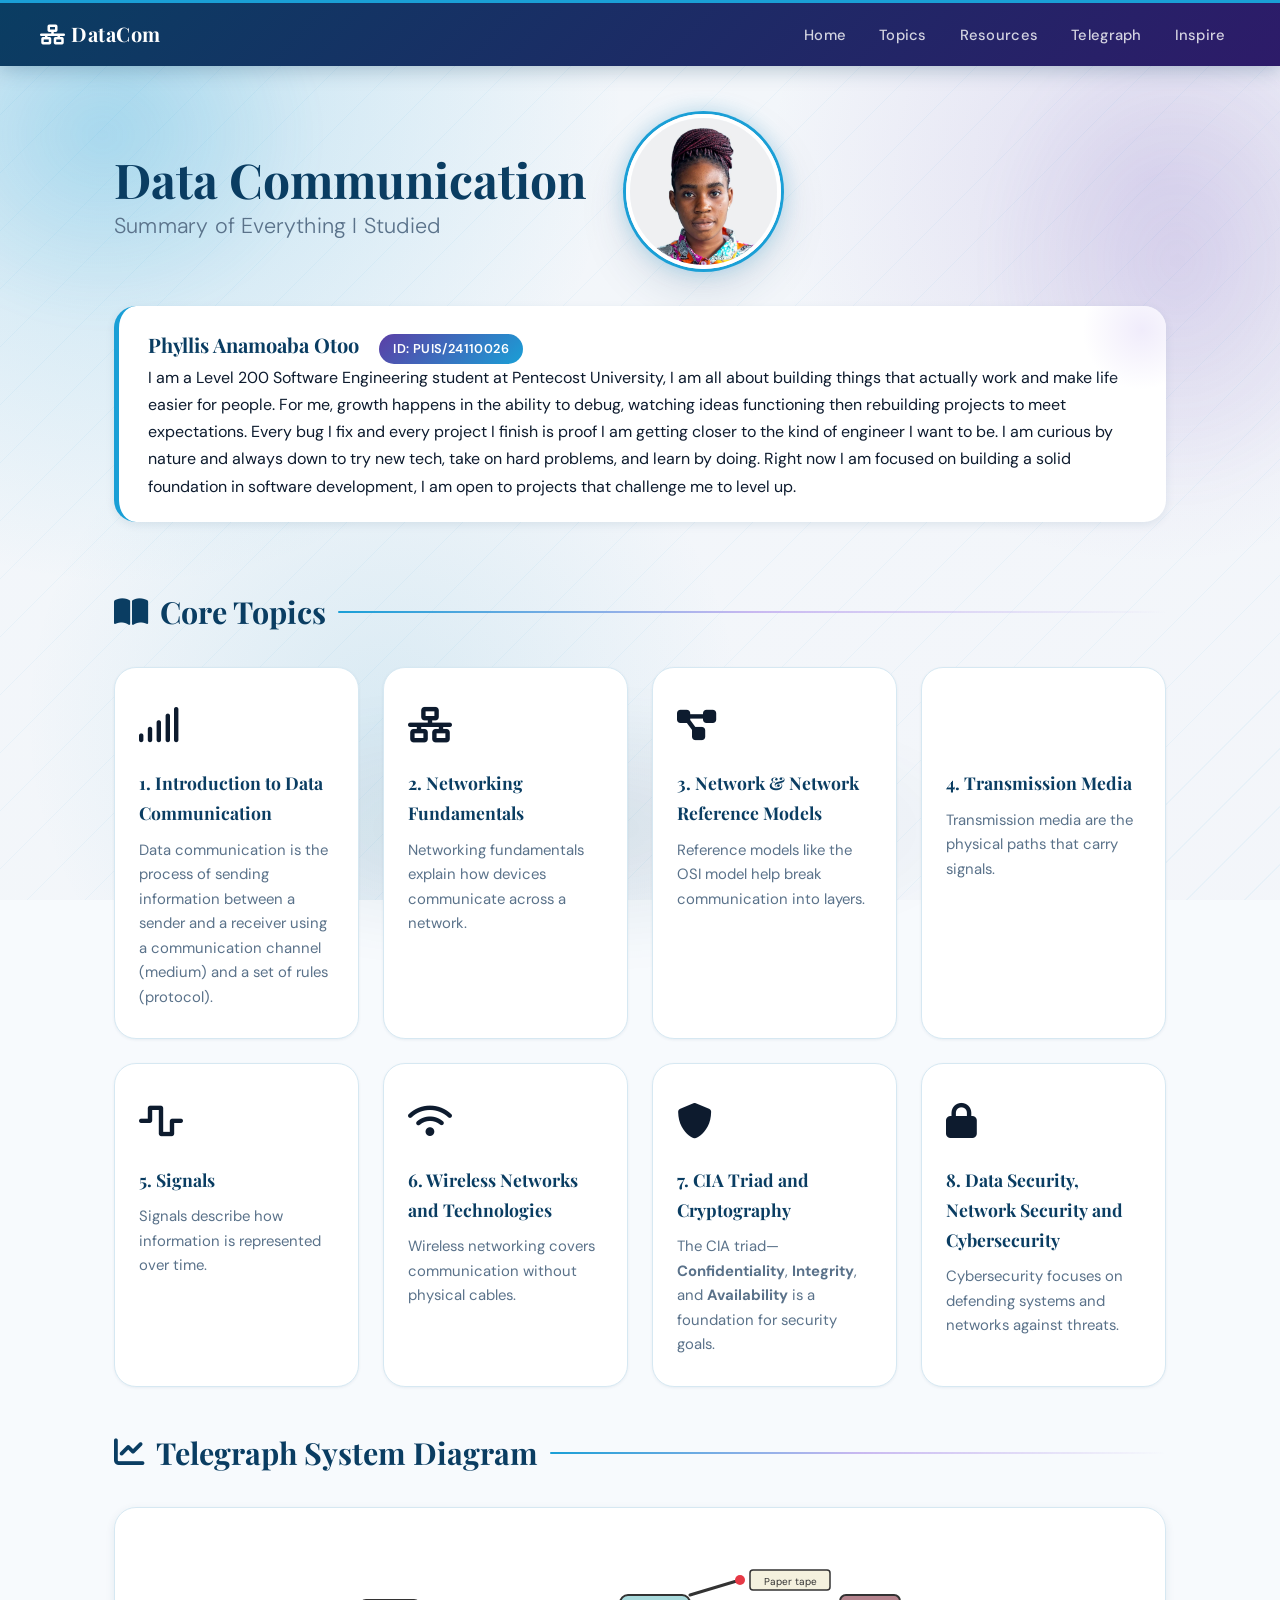
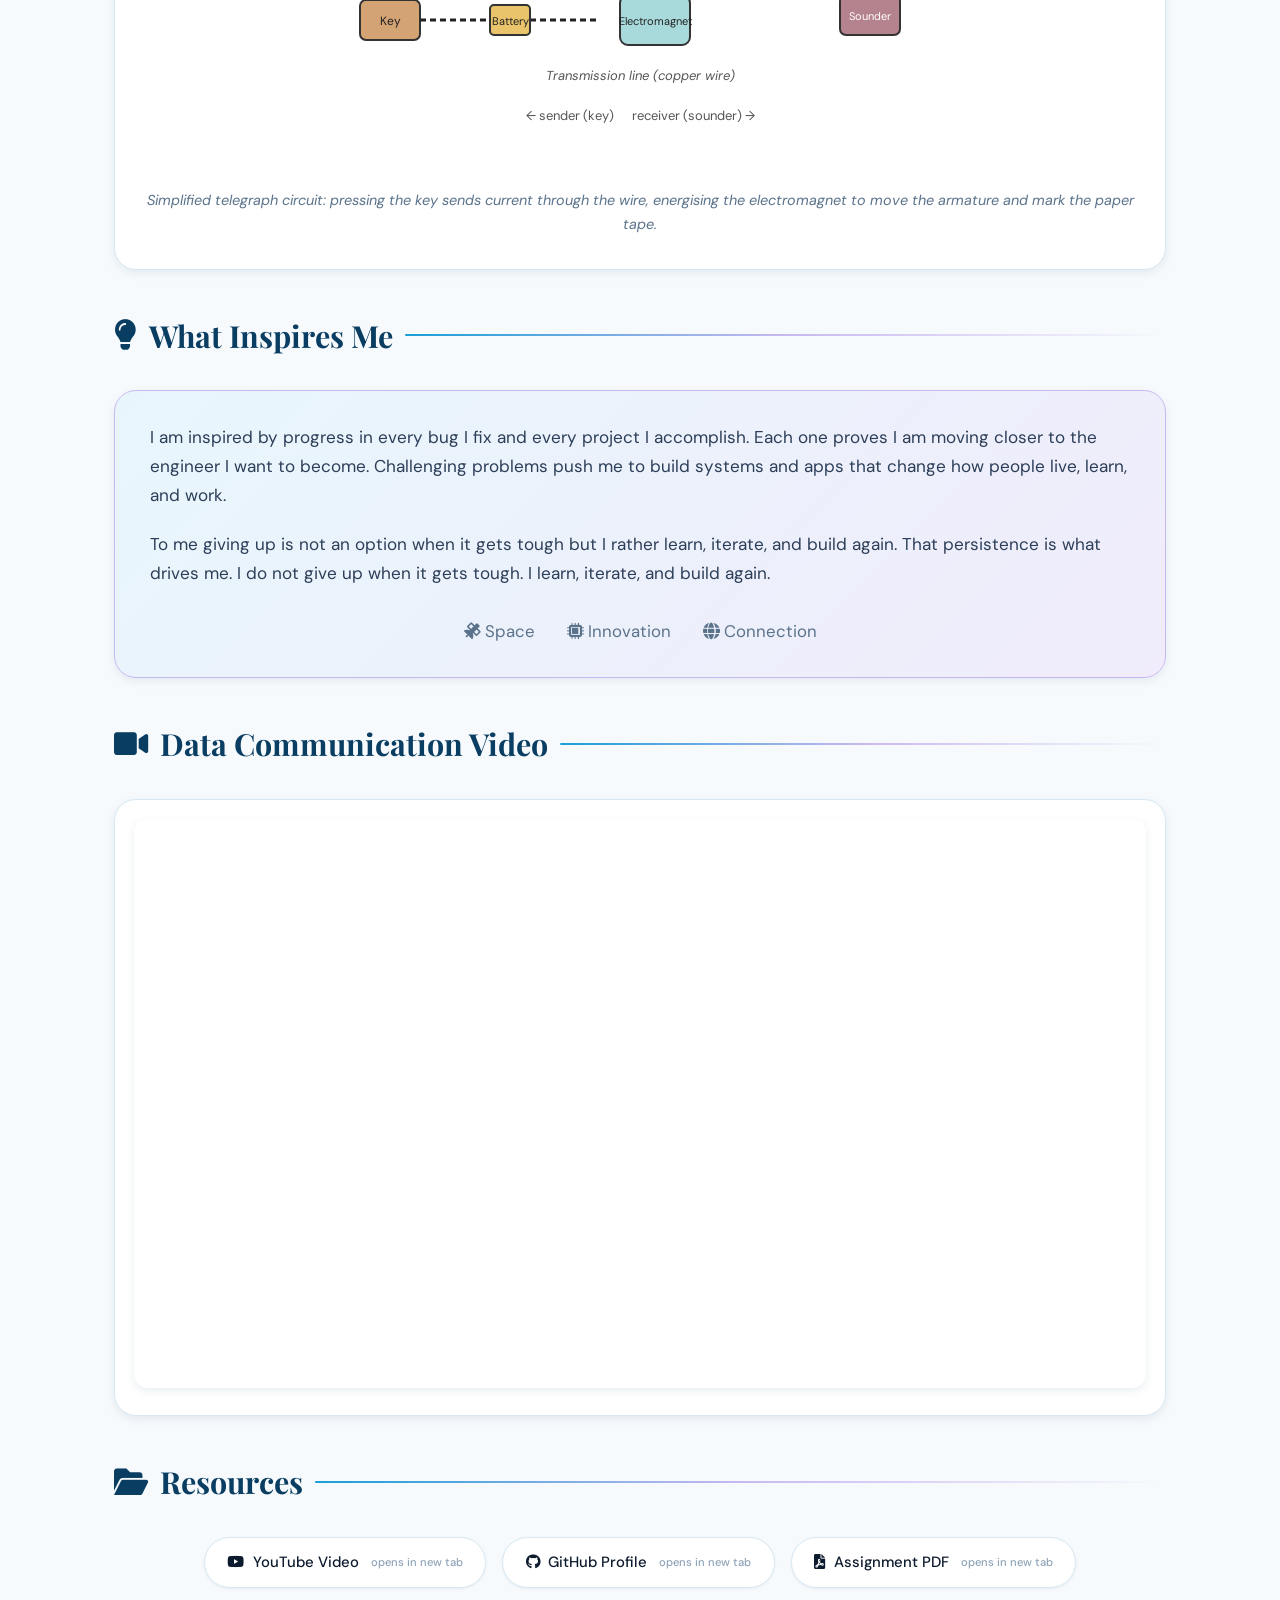
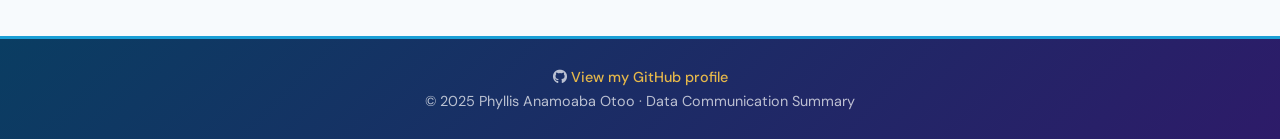
<file: index.html>
<!DOCTYPE html>
<html lang="en">
<head>
    <meta charset="UTF-8" />
    <meta name="viewport" content="width=device-width, initial-scale=1.0" />
    <title>Data Communication · Summary</title>
    <link rel="stylesheet" href="style.css" />
    <link rel="stylesheet" href="https://cdnjs.cloudflare.com/ajax/libs/font-awesome/6.0.0-beta3/css/all.min.css" />
</head>
<body>
    <nav id="navbar">
        <div class="nav-container">
            <span class="logo"><i class="fas fa-network-wired"></i> DataCom</span>
            <ul class="nav-links" id="nav-links">
                <li><a href="#home">Home</a></li>
                <li><a href="#sections">Topics</a></li>
                <li><a href="#resources">Resources</a></li>
                <li><a href="#telegraph">Telegraph</a></li>
                <li><a href="#inspire">Inspire</a></li>
            </ul>
            <button class="hamburger" id="hamburger" aria-label="Menu">
                <i class="fas fa-bars"></i>
            </button>
        </div>
    </nav>

    <!-- Hero -->
    <section id="home" class="hero">
        <div class="hero-content">
            <div class="hero-text">
                <h1>Data Communication<br /><span>Summary of Everything I Studied</span></h1>
            </div>
            <div class="hero-avatar">
                <img src="Images/Me.jpg" alt="Profile photo" />
            </div>

        </div>
        <div class="hero-bio">
            <h2>Phyllis Anamoaba Otoo</h2>
            <span class="badge">ID: PUIS/24110026</span>
            <p>I am a Level 200 Software Engineering student at Pentecost University, I am all about building things that actually work and make life easier for people. 
                For me, growth happens in the ability to debug, watching ideas functioning then rebuilding projects to meet expectations. Every bug I fix and every project I finish is proof I am getting closer to the kind of engineer I want to be. I am curious by nature and always down to try new tech, take on hard problems, and learn by doing. Right now I am focused on building a solid foundation in software development, I am open to projects that challenge me to level up.</p>
        </div>
    </section>

    <!-- 5 Sections -->
    <section id="sections" class="section-wrapper">
        <h2 class="section-title"><i class="fas fa-book-open"></i> Core Topics</h2>
        <div class="cards-grid">
            <article class="card">
                <div class="card-icon"><i class="fas fa-signal"></i></div>
                <h3>1. Introduction to Data Communication</h3>
                <p>Data communication is the process of sending information between a sender and a receiver using a communication channel (medium) and a set of rules (protocol).</p>
            </article>

            <article class="card">
                <div class="card-icon"><i class="fas fa-network-wired"></i></div>
                <h3>2. Networking Fundamentals</h3>
                <p>Networking fundamentals explain how devices communicate across a network.</p>
            </article>

            <article class="card">
                <div class="card-icon"><i class="fas fa-diagram-project"></i></div>
                <h3>3. Network & Network Reference Models</h3>
                <p>Reference models like the OSI model help break communication into layers.</p>
            </article>

            <article class="card">
                <div class="card-icon"><i class="fas fa-cable-car"></i></div>
                <h3>4. Transmission Media</h3>
                <p>Transmission media are the physical paths that carry signals.</p>
            </article>

            <article class="card">
                <div class="card-icon"><i class="fas fa-wave-square"></i></div>
                <h3>5. Signals</h3>
                <p>Signals describe how information is represented over time.</p>
            </article>

            <article class="card">
                <div class="card-icon"><i class="fas fa-wifi"></i></div>
                <h3>6. Wireless Networks and Technologies</h3>
                <p>Wireless networking covers communication without physical cables.</p>
            </article>

            <article class="card">
                <div class="card-icon"><i class="fas fa-shield-alt"></i></div>
                <h3>7. CIA Triad and Cryptography</h3>
                <p>The CIA triad—<b>Confidentiality</b>, <b>Integrity</b>, and <b>Availability</b> is a foundation for security goals. </p>
            </article>

            <article class="card">
                <div class="card-icon"><i class="fas fa-lock"></i></div>
                <h3>8. Data Security, Network Security and Cybersecurity</h3>
                <p>Cybersecurity focuses on defending systems and networks against threats.</p>
            </article>

        </div>
    </section>

    <!-- Telegraph Diagram -->
    <section class="section-wrapper diagram-section">
        <h2 class="section-title"><i class="fas fa-chart-line"></i> Telegraph System Diagram</h2>
        <div class="diagram-box">
            <svg viewBox="0 0 600 220" xmlns="http://www.w3.org/2000/svg" class="telegraph-svg" id="telegraphSvg">
                <!-- Sender key (clickable) -->
                <g id="telegraphKey" class="telegraph-key" tabindex="0" role="button" aria-label="Telegraph key">
                    <rect x="20" y="60" width="60" height="40" rx="6" fill="#d4a373" stroke="#333" stroke-width="2"/>
                    <text x="50" y="85" font-size="12" text-anchor="middle" fill="#222">Key</text>
                </g>

                <!-- Transmission line -->
                <line x1="80" y1="80" x2="260" y2="80" stroke="#222" stroke-width="3" stroke-dasharray="6,4"/>

                <!-- Battery + electromagnet -->
                <rect x="150" y="65" width="40" height="30" rx="4" fill="#e9c46a" stroke="#333" stroke-width="2"/>
                <text x="170" y="85" font-size="11" text-anchor="middle" fill="#222">Battery</text>

                <rect x="280" y="55" width="70" height="50" rx="8" fill="#a8dadc" stroke="#333" stroke-width="2" id="electromagnetBox"/>
                <text x="315" y="85" font-size="11" text-anchor="middle" fill="#222">Electromagnet</text>

                <!-- Armature link -->
                <line x1="350" y1="55" x2="400" y2="40" stroke="#333" stroke-width="3" stroke-linecap="round"/>
                <circle cx="400" cy="40" r="5" fill="#e63946" id="armature"/>

                <!-- Paper tape -->
                <rect x="410" y="30" width="80" height="20" rx="3" fill="#f4f1de" stroke="#333" stroke-width="1.5"/>
                <text x="450" y="45" font-size="10" text-anchor="middle" fill="#333">Paper tape</text>
                <rect x="430" y="36" width="15" height="8" rx="2" fill="#e63946" opacity="0" id="tapeMark"/>

                <!-- Receiver (sounder) -->
                <rect x="500" y="55" width="60" height="40" rx="6" fill="#b5838d" stroke="#333" stroke-width="2" id="sounderBox"/>
                <text x="530" y="80" font-size="11" text-anchor="middle" fill="#fff">Sounder</text>

                <!-- Signal animation dot -->
                <circle cx="80" cy="80" r="4" fill="#2196c4" opacity="0" id="signalDot"/>

                <!-- Subtle labels -->
                <text x="300" y="140" font-size="13" text-anchor="middle" fill="#555" font-style="italic">Transmission line (copper wire)</text>
                <text x="300" y="180" font-size="13" text-anchor="middle" fill="#555">← sender (key) &nbsp;&nbsp;&nbsp;&nbsp; receiver (sounder) →</text>
            </svg>
            <p class="diagram-caption">Simplified telegraph circuit: pressing the key sends current through the wire, energising the electromagnet to move the armature and mark the paper tape.</p>
        </div>
    </section>

    <!-- Inspire -->
    <section id="inspire" class="section-wrapper inspire-section">
        <h2 class="section-title"><i class="fas fa-lightbulb"></i> What Inspires Me</h2>
        <div class="inspire-content">
            <p>I am inspired by progress in every bug I fix and every project I accomplish. Each one proves I am moving closer to the engineer I want to become. Challenging problems push me to build systems and apps that change how people live, learn, and work.</p>
            <p>To me giving up is not an option when it gets tough but I rather learn, iterate, and build again. That persistence is what drives me. I do not give up when it gets tough. I learn, iterate, and build again.</p>
            
            <div class="inspire-icons">
                <span><i class="fas fa-satellite"></i> Space</span>
                <span><i class="fas fa-microchip"></i> Innovation</span>
                <span><i class="fas fa-globe"></i> Connection</span>
            </div>
        </div>
    </section>

    <!-- Embedded Video (no redirect) -->
    <section id="video" class="section-wrapper diagram-section">
        <h2 class="section-title"><i class="fas fa-video"></i> Data Communication Video</h2>
        <div class="diagram-box" style="padding: 1.2rem;">
            <div class="video-wrap">
                <iframe
                    class="embedded-video"
                    src="https://www.youtube-nocookie.com/embed/mYWsllbszYQ"
                    title="Data Communication Video" 

                    frameborder="0"
                    allow="accelerometer; autoplay; clipboard-write; encrypted-media; gyroscope; picture-in-picture"
                    allowfullscreen
                ></iframe>
            </div>
        </div>
    </section>

    <!-- Resources -->
    <section id="resources" class="section-wrapper resources-section">
        <h2 class="section-title"><i class="fas fa-folder-open"></i> Resources</h2>

        <div class="resource-grid">
            <!-- YouTube link (opens in a new tab, but doesn't replace the embedded player) -->
            <a href="https://www.youtube.com/watch?v=mYWsllbszYQ" target="_blank" rel="noopener noreferrer" class="resource-card">
                <i class="fab fa-youtube"></i>
                <span>YouTube Video</span>
                <small>opens in new tab</small>
            </a>

            <a href="https://github.com/otoophyllis83-create/DataCom" target="_blank" rel="noopener noreferrer" class="resource-card">
                <i class="fab fa-github"></i>
                <span>GitHub Profile</span>
                <small>opens in new tab</small>
            </a>

            <!-- Assignment PDF -->
            <a href="Satellite%20Communication.pdf" target="_blank" rel="noopener noreferrer" class="resource-card">
                <i class="fas fa-file-pdf"></i>
                <span>Assignment PDF</span>
                <small>opens in new tab</small>
            </a>

        </div>



    </section>


    <footer>

        <div class="footer-content">
            <p><i class="fab fa-github"></i> <a href="https://github.com/otoophyllis83-create/DataCom" target="_blank" rel="noopener noreferrer">View my GitHub profile</a></p>
            <p>&copy; 2025 Phyllis Anamoaba Otoo · Data Communication Summary</p>

        </div>
    </footer>

    <script src="script.js"></script>
</body>
</html>
</file>
<file: style.css>
@import url('https://fonts.googleapis.com/css2?family=Playfair+Display:wght@400;600;700&family=DM+Sans:wght@300;400;500;600&display=swap');

/* ============================================================
   DESIGN TOKENS — Sea Blue · White · Deep Purple
   ============================================================ */
:root {
    /* Core palette */
    --blue-deep:    #0a3d62;
    --blue-mid:     #1a6fa8;
    /* Sea blue (profile glow + accents) */
    --blue-sea:     #1a9fd6;
    --blue-light:   #bce4f5;
    --blue-mist:    #e8f6fc;


    --purple-deep:  #2d1b69;
    --purple-mid:   #5b3fa6;
    --purple-vivid: #7c5cbf;
    --purple-soft:  #c8b8f0;
    --purple-mist:  #f0ecfb;

    --white:        #ffffff;
    --off-white:    #f7fafd;
    --surface:      #ffffff;

    --ink-dark:     #0d1b2e;
    --ink-mid:      #2c3e58;
    --ink-soft:     #5a728a;
    --ink-muted:    #8fa4b8;
    --border:       #d6e8f2;

    /* Accent / highlight */
    --accent:       #2196c4;
    --accent-gold:  #e6b84a;

    /* Typography */
    --font-display: 'Playfair Display', Georgia, serif;
    --font-body:    'DM Sans', sans-serif;

    /* Spacing */
    --radius-sm:    8px;
    --radius-md:    14px;
    --radius-lg:    22px;
    --radius-pill:  999px;

    /* Shadows */
    --shadow-xs:    0 1px 3px rgba(10,61,98,.07);
    --shadow-sm:    0 3px 10px rgba(10,61,98,.09);
    --shadow-md:    0 8px 24px rgba(10,61,98,.12);
    --shadow-lg:    0 18px 48px rgba(10,61,98,.15);

    /* Transitions */
    --ease:         cubic-bezier(.25,.8,.25,1);
    --t-fast:       160ms;
    --t-base:       260ms;
    --t-slow:       420ms;
}

/* ============================================================
   RESET & BASE
   ============================================================ */
*, *::before, *::after {
    margin: 0;
    padding: 0;
    box-sizing: border-box;
}

html {
    scroll-behavior: smooth;
    -webkit-font-smoothing: antialiased;
    -moz-osx-font-smoothing: grayscale;
}

body {
    font-family: var(--font-body);
    background: var(--off-white);
    color: var(--ink-dark);
    line-height: 1.7;
    font-size: 1rem;
    min-height: 100vh;

    /* Professional sea-blue animated background */
    background-image:
        radial-gradient(900px circle at 10% 10%, rgba(26,159,214,.22) 0%, transparent 55%),
        radial-gradient(700px circle at 90% 20%, rgba(124,92,191,.16) 0%, transparent 55%),
        radial-gradient(600px circle at 30% 80%, rgba(33,150,196,.12) 0%, transparent 60%),
        linear-gradient(135deg, rgba(10,61,98,.02) 0%, rgba(45,27,105,.02) 100%),
        repeating-linear-gradient(
            135deg,
            transparent,
            transparent 40px,
            rgba(26,159,214,.05) 40px,
            rgba(26,159,214,.05) 41px
        );
    background-size: auto, auto, auto, auto, auto;
    background-attachment: fixed;

    position: relative;
    overflow-x: hidden;
}

/* Animated glow layer */
@keyframes bgFloat {
    0% { transform: translate3d(0, 0, 0) scale(1); opacity: 0.95; }
    50% { transform: translate3d(0, -14px, 0) scale(1.02); opacity: 1; }
    100% { transform: translate3d(0, 0, 0) scale(1); opacity: 0.95; }
}

body::before {
    content: '';
    position: fixed;
    inset: -20vh -20vw;
    pointer-events: none;
    background:
        radial-gradient(closest-side at 20% 25%, rgba(26,159,214,.18), transparent 60%),
        radial-gradient(closest-side at 80% 35%, rgba(124,92,191,.13), transparent 55%),
        radial-gradient(closest-side at 45% 80%, rgba(10,61,98,.10), transparent 55%);
    filter: blur(12px);
    animation: bgFloat 9s var(--ease) infinite;
    z-index: -1;
}


/* ============================================================
   NAVIGATION
   ============================================================ */
nav {
    background: linear-gradient(135deg, var(--blue-deep) 0%, var(--purple-deep) 100%);
    padding: 0 1.5rem;
    position: sticky;
    top: 0;
    z-index: 1000;
    box-shadow: 0 2px 20px rgba(10,61,98,.3);

    /* Thin accent stripe at top */
    border-top: 3px solid var(--blue-sea);
}

.nav-container {
    max-width: 1200px;
    margin: auto;
    display: flex;
    align-items: center;
    justify-content: space-between;
    padding: 0.9rem 0;
}

.logo {
    font-family: var(--font-display);
    color: var(--white);
    font-weight: 700;
    font-size: 1.25rem;
    letter-spacing: 0.5px;
    position: relative;
}

.logo::after {
    content: '';
    position: absolute;
    bottom: -3px;
    left: 0;
    width: 100%;
    height: 2px;
    background: var(--accent-gold);
    border-radius: var(--radius-pill);
    transform: scaleX(0);
    transform-origin: left;
    transition: transform var(--t-base) var(--ease);
}

.logo:hover::after {
    transform: scaleX(1);
}

.nav-links {
    list-style: none;
    display: flex;
    gap: 0.25rem;
}

.nav-links a {
    color: rgba(255,255,255,.8);
    text-decoration: none;
    font-weight: 500;
    font-size: 0.92rem;
    letter-spacing: 0.3px;
    padding: 0.45rem 0.9rem;
    border-radius: var(--radius-pill);
    transition:
        color var(--t-fast) var(--ease),
        background var(--t-fast) var(--ease);
}

.nav-links a:hover {
    color: var(--white);
    background: rgba(255,255,255,.12);
}

.nav-links a:focus-visible {
    outline: 2px solid var(--accent-gold);
    outline-offset: 2px;
}

.hamburger {
    display: none;
    background: rgba(255,255,255,.1);
    border: 1px solid rgba(255,255,255,.2);
    color: var(--white);
    font-size: 1.3rem;
    cursor: pointer;
    border-radius: var(--radius-sm);
    padding: 0.35rem 0.6rem;
    transition: background var(--t-fast) var(--ease);
}

.hamburger:hover {
    background: rgba(255,255,255,.2);
}

/* ============================================================
   HERO
   ============================================================ */
.hero {
    max-width: 1100px;
    margin: auto;
    padding: 3rem 1.5rem 1.5rem;
}

.hero-content {
    display: flex;
    align-items: center;
    gap: 2.5rem;
    flex-wrap: wrap;
}

.hero-text h1 {
    font-family: var(--font-display);
    font-size: clamp(2rem, 5vw, 3rem);
    font-weight: 700;
    color: var(--blue-deep);
    line-height: 1.15;
}

.hero-text h1 span {
    font-family: var(--font-body);
    font-weight: 300;
    color: var(--ink-soft);
    display: block;
    font-size: clamp(1rem, 2.5vw, 1.35rem);
    margin-top: 0.4rem;
    letter-spacing: 0.2px;
}

.hero-avatar img {
    width: 155px;
    height: 155px;
    border-radius: 50%;
    object-fit: cover;
    border: 4px solid var(--white);
    box-shadow:
        0 0 0 3px var(--blue-sea),
        0 0 22px rgba(26,159,214,.35),
        var(--shadow-lg);
    transition: transform var(--t-base) var(--ease), box-shadow var(--t-base) var(--ease);
}

.hero-avatar img:hover {
    transform: scale(1.04);
    box-shadow:
        0 0 0 4px var(--blue-light),
        0 0 30px rgba(26,159,214,.45),
        var(--shadow-lg);
}


.hero-bio {
    margin-top: 1.8rem;
    background: var(--surface);
    padding: 1.4rem 1.8rem;
    border-radius: var(--radius-lg);
    box-shadow: var(--shadow-sm);
    border-left: 5px solid var(--blue-sea);
    position: relative;
    overflow: hidden;
}

.hero-bio::before {
    content: '';
    position: absolute;
    top: 0; right: 0;
    width: 120px; height: 120px;
    background: radial-gradient(circle, var(--purple-mist) 0%, transparent 70%);
    border-radius: 50%;
    transform: translate(30%, -30%);
}

.hero-bio h2 {
    font-family: var(--font-display);
    display: inline;
    margin-right: 1rem;
    color: var(--blue-deep);
    font-size: 1.25rem;
}

/* ============================================================
   BADGE
   ============================================================ */
.badge {
    background: linear-gradient(135deg, var(--purple-mid), var(--blue-sea));
    color: var(--white);
    padding: 0.25rem 0.9rem;
    border-radius: var(--radius-pill);
    font-size: 0.8rem;
    font-weight: 600;
    letter-spacing: 0.4px;
    display: inline-block;
}

/* ============================================================
   SECTION WRAPPERS & TITLES
   ============================================================ */
.section-wrapper {
    max-width: 1100px;
    margin: 2.5rem auto;
    padding: 0 1.5rem;
}

.section-title {
    font-family: var(--font-display);
    font-size: clamp(1.4rem, 3vw, 1.9rem);
    font-weight: 700;
    margin-bottom: 1.8rem;
    color: var(--blue-deep);
    display: flex;
    align-items: center;
    gap: 0.75rem;
}

.section-title::after {
    content: '';
    flex: 1;
    height: 2px;
    background: linear-gradient(90deg, var(--blue-sea), var(--purple-soft), transparent);
    border-radius: var(--radius-pill);
}

/* ============================================================
   CARDS GRID
   ============================================================ */
.cards-grid {
    display: grid;
    grid-template-columns: repeat(auto-fit, minmax(240px, 1fr));
    gap: 1.5rem;
}

.card {
    background: var(--surface);
    border-radius: var(--radius-lg);
    padding: 1.8rem 1.5rem;
    box-shadow: var(--shadow-xs);
    border: 1px solid var(--border);
    transition:
        transform var(--t-base) var(--ease),
        box-shadow var(--t-base) var(--ease),
        border-color var(--t-base) var(--ease);
    position: relative;
    overflow: hidden;
}

.card::before {
    content: '';
    position: absolute;
    top: 0; left: 0; right: 0;
    height: 4px;
    background: linear-gradient(90deg, var(--blue-sea), var(--purple-vivid));
    opacity: 0;
    transition: opacity var(--t-base) var(--ease);
}

.card:hover {
    transform: translateY(-6px);
    box-shadow: var(--shadow-md);
    border-color: var(--blue-light);
}

.card:hover::before {
    opacity: 1;
}

.card-icon {
    font-size: 2.2rem;
    margin-bottom: 0.75rem;
    display: block;
    /* Soft blue tint on icons via filter */
    filter: hue-rotate(0deg);
}

.card h3 {
    font-family: var(--font-display);
    margin-bottom: 0.6rem;
    color: var(--blue-deep);
    font-size: 1.1rem;
}

.card p {
    color: var(--ink-soft);
    font-size: 0.93rem;
    line-height: 1.65;
}

/* ============================================================
   DIAGRAM BOX
   ============================================================ */
.diagram-box {
    background: var(--surface);
    padding: 2rem 1.5rem;
    border-radius: var(--radius-lg);
    box-shadow: var(--shadow-sm);
    text-align: center;
    border: 1px solid var(--border);
}

/* ============================================================
   EMBEDDED VIDEO
   ============================================================ */
.video-wrap {
    width: 100%;
}

.embedded-video {
    width: 100%;
    aspect-ratio: 16 / 9;
    border: 0;
    border-radius: var(--radius-md);
    box-shadow: var(--shadow-sm);
}

.telegraph-svg {
    width: 100%;
    max-width: 600px;
    height: auto;
}

/* ============================================================
   TELEGRAPH (interactive diagram)
   ============================================================ */
.telegraph-key { 
    cursor: pointer;
    transition: filter 160ms var(--ease), transform 160ms var(--ease);
    transform-origin: center;
}
.telegraph-key:hover { 
    filter: drop-shadow(0 6px 14px rgba(33,150,196,.35));
    transform: translateY(-2px);
}

/* Animation state is controlled by JS (adds .active to #telegraphSvg) */
#telegraphSvg.active #signalDot {
    opacity: 1;
    animation: signalPulse 900ms ease-in-out infinite;
}

#telegraphSvg.active #electromagnetBox {
    animation: electromagnetOn 900ms ease-in-out infinite;
}

#telegraphSvg.active #sounderBox {
    animation: sounderOn 900ms ease-in-out infinite;
}

#telegraphSvg.active #tapeMark {
    opacity: 1;
    animation: tapeMarkOn 900ms ease-in-out infinite;
}

@keyframes signalPulse {
    0% { transform: translateX(0px) scale(1); opacity: 0; }
    10% { opacity: 1; }
    55% { transform: translateX(180px) scale(1.15); opacity: 1; }
    75% { transform: translateX(190px) scale(0.95); opacity: 0; }
    100% { transform: translateX(190px) scale(0.95); opacity: 0; }
}

@keyframes electromagnetOn {
    0%, 45% { fill: #a8dadc; filter: none; }
    55%, 70% { fill: #7dd3c7; filter: drop-shadow(0 10px 18px rgba(26,159,214,.35)); }
    100% { fill: #a8dadc; filter: none; }
}

@keyframes sounderOn {
    0%, 45% { fill: #b5838d; filter: none; }
    55%, 70% { fill: #e6b84a; filter: drop-shadow(0 10px 18px rgba(230,57,70,.25)); }
    100% { fill: #b5838d; filter: none; }
}

@keyframes tapeMarkOn {
    0%, 45% { transform: translateX(0px); opacity: 0; }
    55% { opacity: 1; transform: translateX(0px); }
    75% { opacity: 0.95; transform: translateX(12px); }
    100% { opacity: 0; transform: translateX(18px); }
}


.diagram-caption {
    margin-top: 1.2rem;
    font-style: italic;
    color: var(--ink-soft);
    font-size: 0.9rem;
}

/* ============================================================
   INSPIRE / QUOTE BLOCK
   ============================================================ */
.inspire-content {
    background: linear-gradient(135deg, var(--blue-mist) 0%, var(--purple-mist) 100%);
    padding: 2rem 2.2rem;
    border-radius: var(--radius-lg);
    box-shadow: var(--shadow-sm);
    border: 1px solid var(--purple-soft);
}

.inspire-content p {
    font-size: 1.07rem;
    margin-bottom: 1.2rem;
    color: var(--ink-mid);
}

blockquote {
    border-left: 5px solid var(--purple-vivid);
    padding: 0.8rem 1.4rem;
    margin: 1.4rem 0;
    color: var(--purple-deep);
    font-style: italic;
    font-family: var(--font-display);
    font-size: 1.05rem;
    background: rgba(255,255,255,.55);
    border-radius: 0 var(--radius-sm) var(--radius-sm) 0;
    backdrop-filter: blur(4px);
}

.inspire-icons {
    display: flex;
    gap: 2rem;
    justify-content: center;
    margin-top: 1.8rem;
    font-size: 1.05rem;
    color: var(--ink-soft);
}

/* ============================================================
   RESOURCE CARDS (pill style)
   ============================================================ */
.resource-grid {
    display: flex;
    gap: 1rem;
    flex-wrap: wrap;
    justify-content: center;
}

.resource-card {
    background: var(--surface);
    padding: 0.75rem 1.4rem;
    border-radius: var(--radius-pill);
    box-shadow: var(--shadow-xs);
    text-decoration: none;
    color: var(--ink-dark);
    display: inline-flex;
    align-items: center;
    gap: 0.55rem;
    border: 1px solid var(--border);
    font-size: 0.93rem;
    font-weight: 500;
    transition:
        background var(--t-fast) var(--ease),
        box-shadow var(--t-fast) var(--ease),
        border-color var(--t-fast) var(--ease),
        color var(--t-fast) var(--ease);
}

.resource-card:hover {
    background: linear-gradient(135deg, var(--blue-deep), var(--purple-mid));
    color: var(--white);
    border-color: transparent;
    box-shadow: var(--shadow-md);
}

.resource-card:hover small {
    color: rgba(255,255,255,.65);
}

.resource-card small {
    font-size: 0.7rem;
    color: var(--ink-muted);
    margin-left: 0.2rem;
    transition: color var(--t-fast) var(--ease);
}

.resource-note {
    text-align: center;
    margin-top: 1.3rem;
    color: var(--ink-muted);
    font-size: 0.88rem;
}

/* ============================================================
   RESOURCES LAYOUT (two-column)
   ============================================================ */
.resources-layout {
    display: grid;
    grid-template-columns: 1.2fr 0.8fr;
    gap: 1.5rem;
    align-items: start;
}

.resource-button {
    border: 0;
    cursor: pointer;
    font-family: var(--font-body);
}

.resource-details {
    background: var(--surface);
    border-radius: var(--radius-lg);
    box-shadow: var(--shadow-sm);
    padding: 1.5rem;
    border: 1px solid var(--border);
    border-top: 4px solid var(--purple-vivid);
}

.resource-details-title {
    font-family: var(--font-display);
    color: var(--purple-deep);
    margin-bottom: 0.9rem;
    font-size: 1.1rem;
}

.resource-details-body {
    color: var(--ink-mid);
    font-size: 0.94rem;
    line-height: 1.7;
}

.resource-details-body ul {
    padding-left: 1.3rem;
}

.resource-details-body li {
    margin-bottom: 0.4rem;
}

/* ============================================================
   FOOTER
   ============================================================ */
footer {
    background: linear-gradient(135deg, var(--blue-deep) 0%, var(--purple-deep) 100%);
    color: rgba(255,255,255,.7);
    text-align: center;
    padding: 1.6rem 1rem;
    margin-top: 3rem;
    font-size: 0.9rem;
    border-top: 3px solid var(--blue-sea);
}

footer a {
    color: var(--accent-gold);
    text-decoration: none;
    font-weight: 500;
    transition: opacity var(--t-fast) var(--ease);
}

footer a:hover {
    opacity: 0.8;
    text-decoration: underline;
}

/* ============================================================
   UTILITY — focus visible (accessibility)
   ============================================================ */
:focus-visible {
    outline: 2px solid var(--blue-sea);
    outline-offset: 3px;
    border-radius: 3px;
}

/* ============================================================
   RESPONSIVE
   ============================================================ */
@media (max-width: 900px) {
    .resources-layout {
        grid-template-columns: 1fr;
    }
}

@media (max-width: 650px) {
    .nav-links {
        display: none;
        flex-direction: column;
        background: linear-gradient(180deg, var(--blue-deep), var(--purple-deep));
        position: absolute;
        top: 60px;
        right: 0;
        width: 210px;
        padding: 1rem;
        border-radius: 0 0 var(--radius-md) var(--radius-md);
        box-shadow: var(--shadow-md);
    }

    .nav-links.show {
        display: flex;
    }

    .hamburger {
        display: block;
    }

    .hero-content {
        flex-direction: column;
        text-align: center;
    }

    .hero-bio {
        text-align: left;
    }

    .inspire-icons {
        flex-wrap: wrap;
        gap: 1rem;
    }
}
</file>
